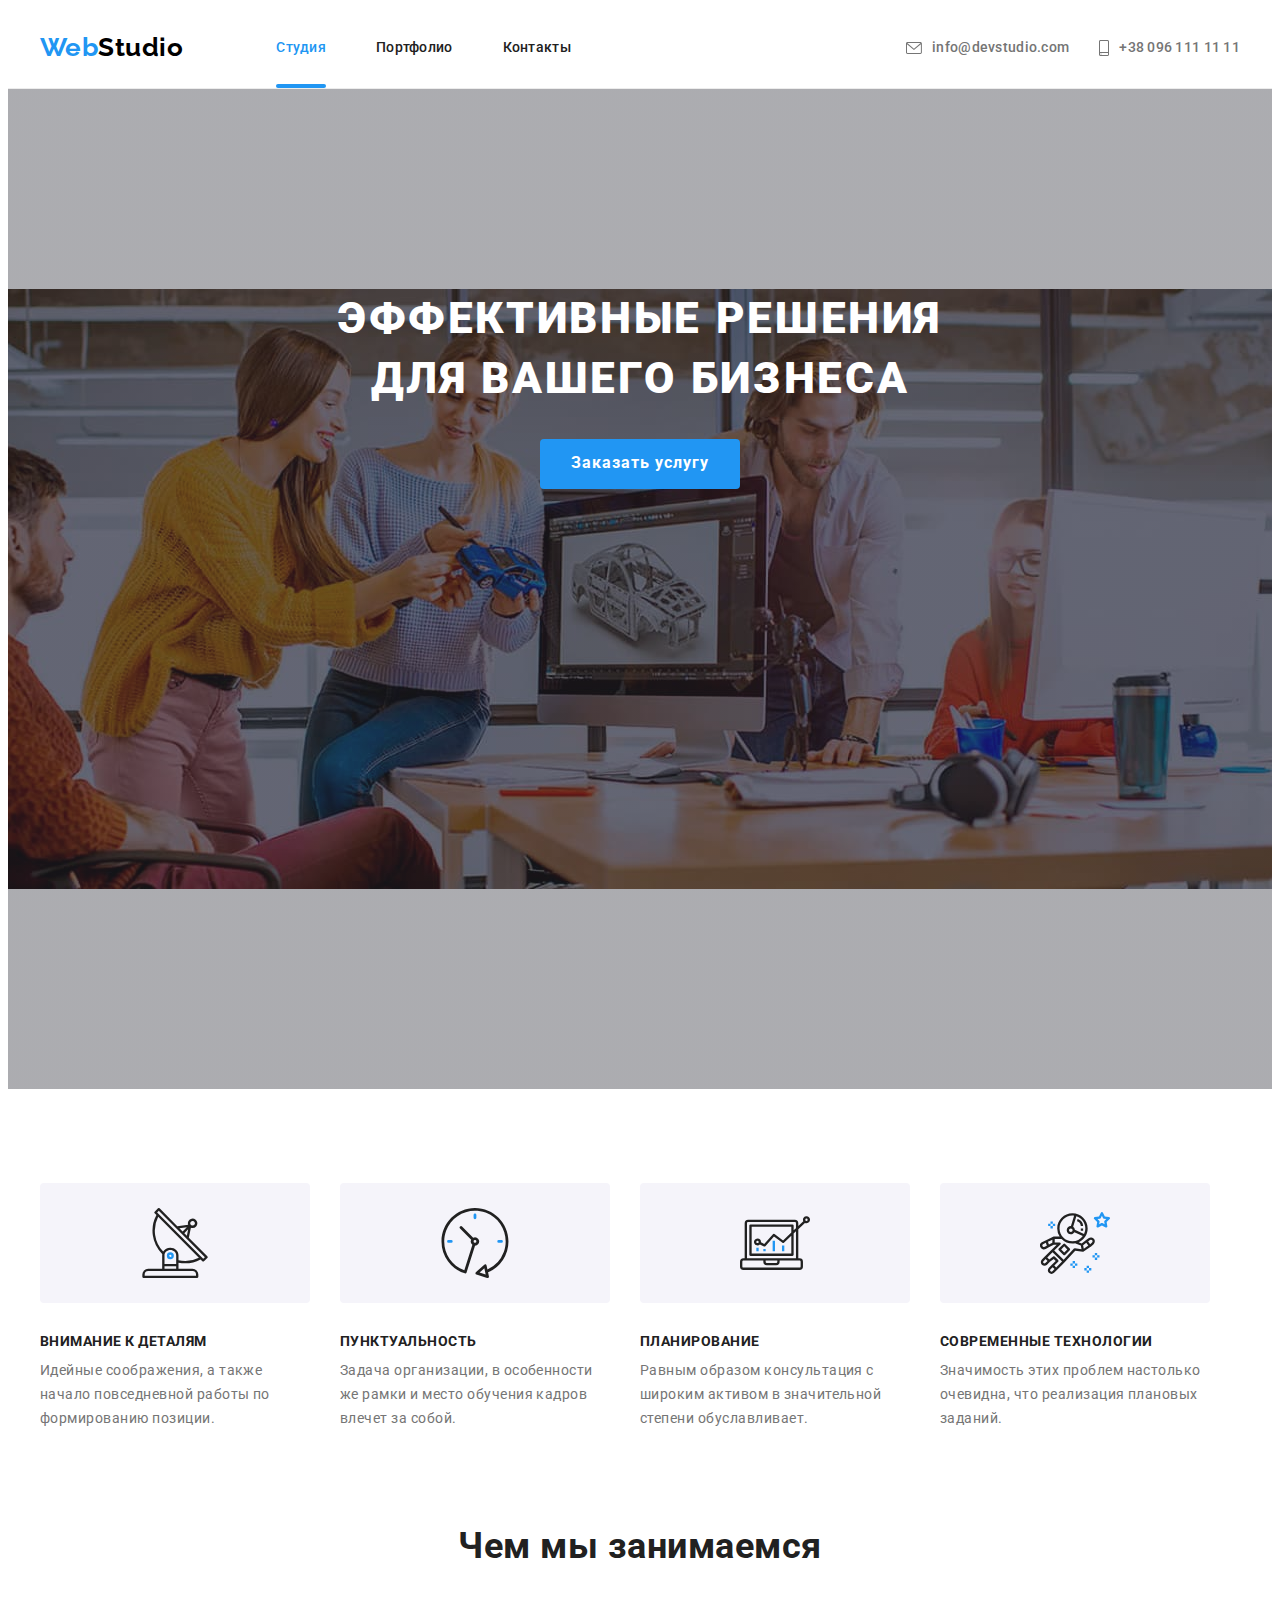
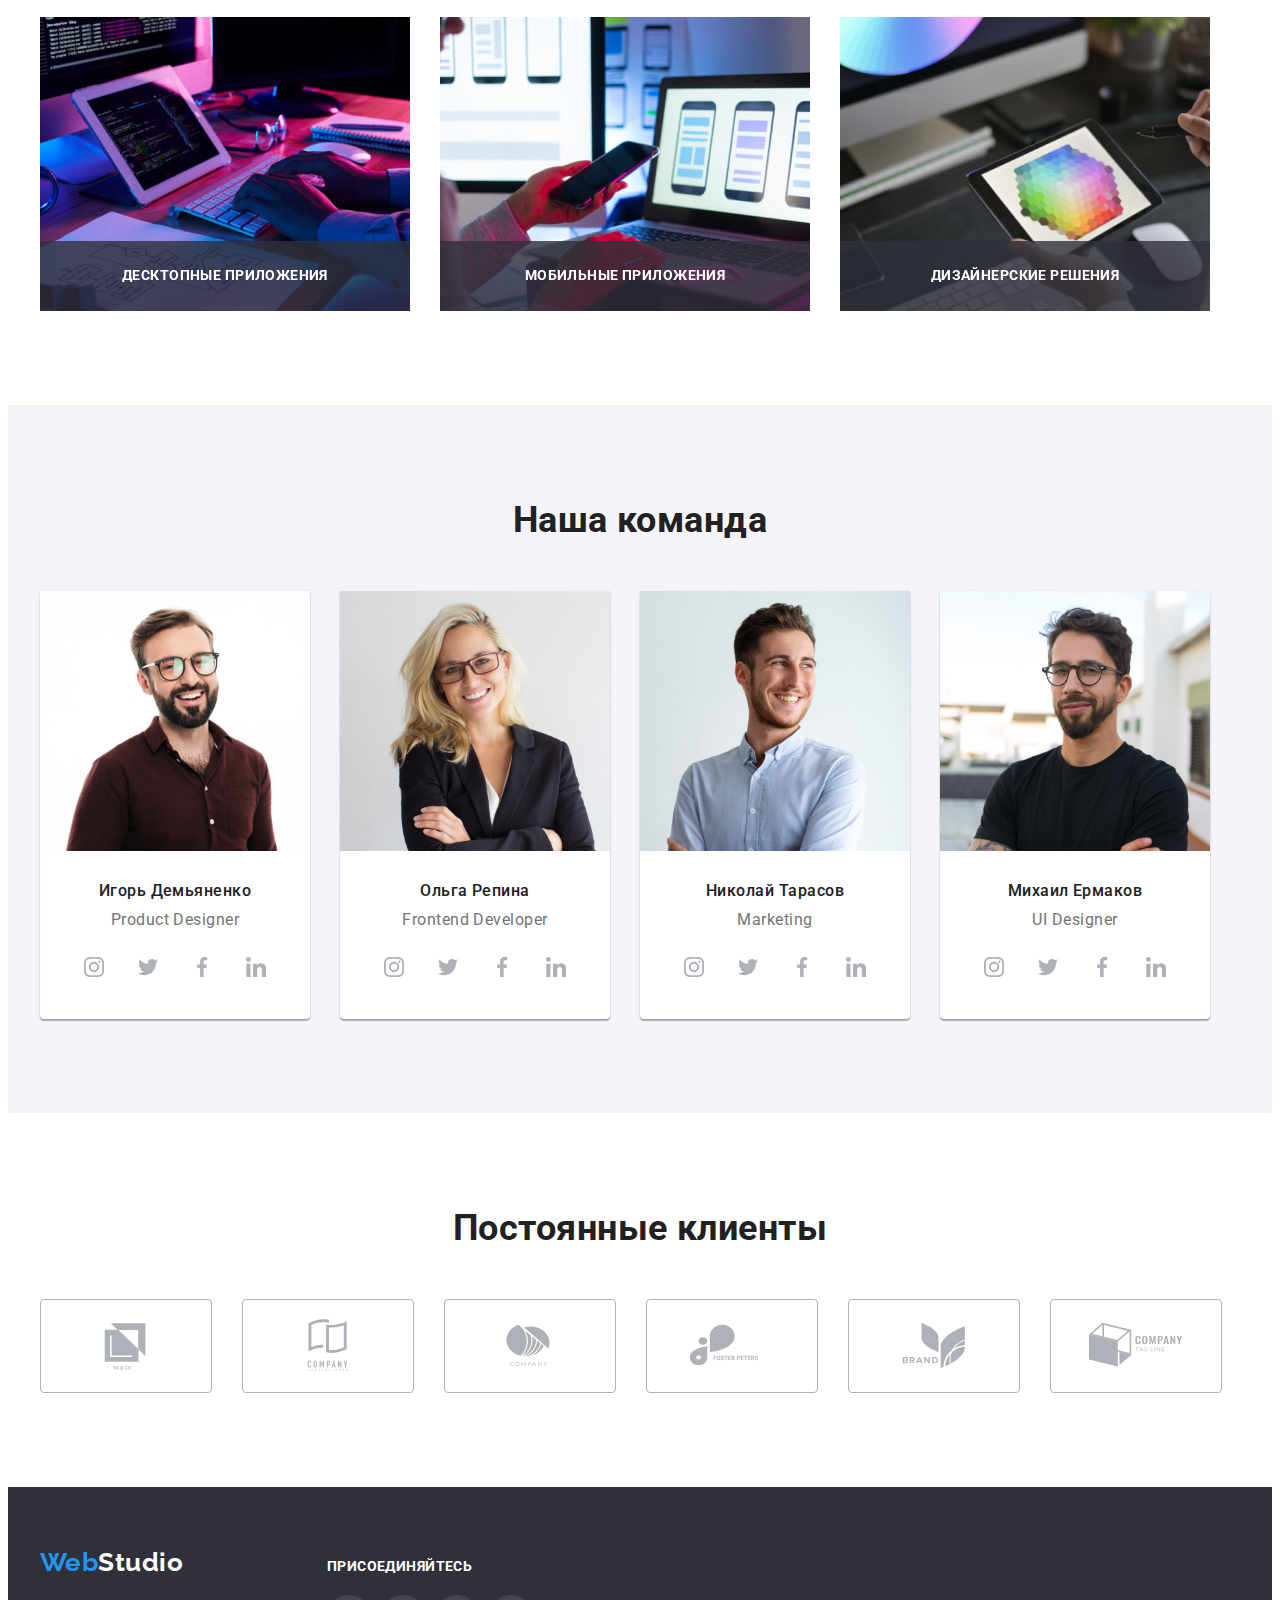
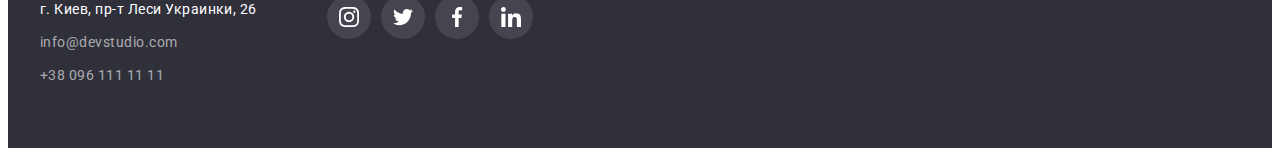
<file: index.html>
<!DOCTYPE html>
<html lang="ru">
  <head>
    <meta charset="UTF-8" />
    <meta http-equiv="X-UA-Compatible" content="IE=edge" />
    <meta name="viewport" content="width=device-width, initial-scale=1.0" />
    <title>WebStudio</title>
    <!-- Project fonts -->
    <link rel="preconnect" href="https://fonts.googleapis.com" />
    <link rel="preconnect" href="https://fonts.gstatic.com" crossorigin />
    <link
      href="https://fonts.googleapis.com/css2?family=Raleway:wght@700&family=Roboto:wght@400;500;700;900&display=swap"
      rel="stylesheet"
    />
    <!-- Normalize.css -->
    <link
      rel="stylesheet"
      href="https://cdnjs.cloudflare.com/ajax/libs/modern-normalize/1.1.0/modern-normalize.min.css"
      integrity="sha512-wpPYUAdjBVSE4KJnH1VR1HeZfpl1ub8YT/NKx4PuQ5NmX2tKuGu6U/JRp5y+Y8XG2tV+wKQpNHVUX03MfMFn9Q=="
      crossorigin="anonymous"
      referrerpolicy="no-referrer"
    />
    <!--  Custom styles -->
    <link rel="stylesheet" href="./css/styles.css" />
  </head>
  <body>
    <!-- Page header -->
    <header class="header">
      <div class="container header-container">
        <!-- Logo company-->
        <a class="logo link logo-header" href="./index.html" aria-label="Логотип сайта" lang="en"
          >Web<span class="logo-mode-dark">Studio</span></a
        >
        <!-- Main navigation -->
        <nav class="nav">
          <!-- Link navigation -->
          <ul class="nav-list list">
            <li class="nav-item">
              <a class="nav-link nav-link-current link" href="#">Студия</a>
            </li>
            <li class="nav-item">
              <a class="nav-link link" href="./portfolio.html">Портфолио</a>
            </li>
            <li class="nav-item">
              <a class="nav-link link" href="#">Контакты</a>
            </li>
          </ul>
        </nav>
        <!-- Contacts info in header-->
        <div class="contacts-header">
          <ul class="сontacts-list list">
            <li class="сontacts-item">
              <a class="сontacts-link link" href="mailto:info@devstudio.com">
                <svg class="icon-envelope" width="16" height="12">
                  <use href="./images/icons.svg#icon-envelope"></use>
                </svg>
                info@devstudio.com</a
              >
            </li>
            <li class="сontacts-item">
              <a class="сontacts-link link" href="tel:+380961111111">
                <svg class="icon-smartphone" width="10" height="16">
                  <use href="./images/icons.svg#icon-smartphone"></use>
                </svg>
                +38 096 111 11 11</a
              >
            </li>
          </ul>
        </div>
      </div>
    </header>
    <!-- Unique page content -->
    <main>
      <!-- Hero section -->
      <section class="hero">
        <div class="container">
          <h1 class="hero-title">Эффективные решения для вашего бизнеса</h1>
          <button class="hero-btn" type="button" data-modal-open>Заказать услугу</button>
        </div>
        <!-- Modal -->
        <div class="backdrop is-hidden" data-modal>
          <div class="modal">
            <button class="btn-modal" type="button" data-modal-close>
              <svg width="17" height="17">
                <use href="./images/icons.svg#icon-close"></use>
              </svg>
            </button>
          </div>
        </div>
      </section>

      <!-- Our Features section -->
      <section class="features">
        <div class="container features-container">
          <h2 class="features-title" hidden>Особенности</h2>
          <ul class="features-list list features-container">
            <li class="features-item">
              <div class="features-box">
                <svg width="70" height="70">
                  <use href="./images/icons.svg#icon-antenna"></use>
                </svg>
              </div>
              <h3 class="features-item-title">Внимание к деталям</h3>
              <p class="features-text">
                Идейные соображения, а также начало повседневной работы по формированию позиции.
              </p>
            </li>
            <li class="features-item">
              <div class="features-box">
                <svg width="70" height="70">
                  <use href="./images/icons.svg#icon-clock"></use>
                </svg>
              </div>
              <h3 class="features-item-title">Пунктуальность</h3>
              <p class="features-text">
                Задача организации, в особенности же рамки и место обучения кадров влечет за собой.
              </p>
            </li>
            <li class="features-item">
              <div class="features-box">
                <svg width="70" height="70">
                  <use href="./images/icons.svg#icon-diagram"></use>
                </svg>
              </div>
              <h3 class="features-item-title">Планирование</h3>
              <p class="features-text">
                Равным образом консультация с широким активом в значительной степени обуславливает.
              </p>
            </li>
            <li class="features-features">
              <div class="features-box">
                <svg width="70" height="70">
                  <use href="./images/icons.svg#icon-astronaut"></use>
                </svg>
              </div>
              <h3 class="features-item-title">Современные технологии</h3>
              <p class="features-text">
                Значимость этих проблем настолько очевидна, что реализация плановых заданий.
              </p>
            </li>
          </ul>
        </div>
      </section>

      <!-- What are we doing section -->
      <section class="services">
        <div class="container">
          <h2 class="services-title">Чем мы занимаемся</h2>
          <div class="services-container">
            <ul class="services-list list">
              <li class="services-item">
                <img
                  src="./images/about-us-section/box-1.jpg"
                  alt="Разработка сайта"
                  width="370"
                  height="294"
                />
                <p class="service-description">Десктопные приложения</p>
              </li>
              <li class="services-item">
                <img
                  src="./images/about-us-section/box-2.jpg"
                  alt="Разработка мобильных приложений"
                  width="370"
                  height="294"
                />
                <p class="service-description">Мобильные приложения</p>
              </li>
              <li class="services-item">
                <img
                  src="./images/about-us-section/box-3.jpg"
                  alt="Графический дизайн"
                  width="370"
                  height="294"
                />
                <p class="service-description">Дизайнерские решения</p>
              </li>
            </ul>
          </div>
        </div>
      </section>

      <!-- Our team section -->
      <section class="team">
        <div class="container">
          <h2 class="team-title">Наша команда</h2>
          <ul class="team-list list">
            <li class="team-item">
              <img
                src="./images/our-team-section/person-1.jpg"
                alt="Игорь Демьяненко"
                width="270"
                height="260"
              />
              <div class="team-group">
                <h3 class="team-subtitle">Игорь Демьяненко</h3>
                <p class="team-text">Product Designer</p>
                <ul class="team-social-list list">
                  <li class="team-social-item">
                    <a class="team-social-link link" href="#">
                      <svg class="team-social-icon" width="20px" height="20px">
                        <use href="./images/icons.svg#icon-instagram"></use>
                      </svg>
                    </a>
                  </li>
                  <li class="team-social-item">
                    <a class="team-social-link link" href="#">
                      <svg class="team-social-icon" width="20px" height="20px">
                        <use href="./images/icons.svg#icon-twitter"></use>
                      </svg>
                    </a>
                  </li>
                  <li class="team-social-item">
                    <a class="team-social-link link" href="#">
                      <svg class="team-social-icon" width="20px" height="20px">
                        <use href="./images/icons.svg#icon-facebook"></use>
                      </svg>
                    </a>
                  </li>
                  <li class="team-social-item">
                    <a class="team-social-link link" href="#">
                      <svg class="team-social-icon" width="20px" height="20px">
                        <use href="./images/icons.svg#icon-linkedin"></use>
                      </svg>
                    </a>
                  </li>
                </ul>
              </div>
            </li>
            <li class="team-item">
              <img
                src="./images/our-team-section/person-2.jpg"
                alt="Ольга Репина"
                width="270"
                height="260"
              />
              <div class="team-group">
                <h3 class="team-subtitle">Ольга Репина</h3>
                <p class="team-text">Frontend Developer</p>
                <ul class="team-social-list list">
                  <li class="team-social-item">
                    <a class="team-social-link link" href="#">
                      <svg class="team-social-icon" width="20px" height="20px">
                        <use href="./images/icons.svg#icon-instagram"></use>
                      </svg>
                    </a>
                  </li>
                  <li class="team-social-item">
                    <a class="team-social-link link" href="#">
                      <svg class="team-social-icon" width="20px" height="20px">
                        <use href="./images/icons.svg#icon-twitter"></use>
                      </svg>
                    </a>
                  </li>
                  <li class="team-social-item">
                    <a class="team-social-link link" href="#">
                      <svg class="team-social-icon" width="20px" height="20px">
                        <use href="./images/icons.svg#icon-facebook"></use>
                      </svg>
                    </a>
                  </li>
                  <li class="team-social-item">
                    <a class="team-social-link link" href="#">
                      <svg class="team-social-icon" width="20px" height="20px">
                        <use href="./images/icons.svg#icon-linkedin"></use>
                      </svg>
                    </a>
                  </li>
                </ul>
              </div>
            </li>
            <li class="team-item">
              <img
                src="./images/our-team-section/person-3.jpg"
                alt="Николай Тарасов"
                width="270"
                height="260"
              />
              <div class="team-group">
                <h3 class="team-subtitle">Николай Тарасов</h3>
                <p class="team-text">Marketing</p>
                <ul class="team-social-list list">
                  <li class="team-social-item">
                    <a class="team-social-link link" href="#">
                      <svg class="team-social-icon" width="20px" height="20px">
                        <use href="./images/icons.svg#icon-instagram"></use>
                      </svg>
                    </a>
                  </li>
                  <li class="team-social-item">
                    <a class="team-social-link link" href="#">
                      <svg class="team-social-icon" width="20px" height="20px">
                        <use href="./images/icons.svg#icon-twitter"></use>
                      </svg>
                    </a>
                  </li>
                  <li class="team-social-item">
                    <a class="team-social-link link" href="#">
                      <svg class="team-social-icon" width="20px" height="20px">
                        <use href="./images/icons.svg#icon-facebook"></use>
                      </svg>
                    </a>
                  </li>
                  <li class="team-social-item">
                    <a class="team-social-link link" href="#">
                      <svg class="team-social-icon" width="20px" height="20px">
                        <use href="./images/icons.svg#icon-linkedin"></use>
                      </svg>
                    </a>
                  </li>
                </ul>
              </div>
            </li>
            <li class="team-item">
              <img
                src="./images/our-team-section/person-4.jpg"
                alt="Михаил Ермаков"
                width="270"
                height="260"
              />
              <div class="team-group">
                <h3 class="team-subtitle">Михаил Ермаков</h3>
                <p class="team-text">UI Designer</p>
                <ul class="team-social-list list">
                  <li class="team-social-item">
                    <a class="team-social-link link" href="#">
                      <svg class="team-social-icon" width="20px" height="20px">
                        <use href="./images/icons.svg#icon-instagram"></use>
                      </svg>
                    </a>
                  </li>
                  <li class="team-social-item">
                    <a class="team-social-link link" href="#">
                      <svg class="team-social-icon" width="20px" height="20px">
                        <use href="./images/icons.svg#icon-twitter"></use>
                      </svg>
                    </a>
                  </li>
                  <li class="team-social-item">
                    <a class="team-social-link link" href="#">
                      <svg class="team-social-icon" width="20px" height="20px">
                        <use href="./images/icons.svg#icon-facebook"></use>
                      </svg>
                    </a>
                  </li>
                  <li class="team-social-item">
                    <a class="team-social-link link" href="#">
                      <svg class="team-social-icon" width="20px" height="20px">
                        <use href="./images/icons.svg#icon-linkedin"></use>
                      </svg>
                    </a>
                  </li>
                </ul>
              </div>
            </li>
          </ul>
        </div>
      </section>

      <!-- Our clients -->
      <section class="clients">
        <div class="container">
          <h2 class="clients-title">Постоянные клиенты</h2>
          <div class="clients-container">
            <ul class="clients-list list">
              <li class="clients-item">
                <a class="clients-link" href="#">
                  <svg class="client-icon" width="106" height="60">
                    <use href="./images/icons.svg#icon-client-1"></use>
                  </svg>
                </a>
              </li>
              <li class="clients-item">
                <a class="clients-link" href="#">
                  <svg class="client-icon" width="106" height="60">
                    <use href="./images/icons.svg#icon-client-2"></use>
                  </svg>
                </a>
              </li>
              <li class="clients-item">
                <a class="clients-link" href="#">
                  <svg class="client-icon" width="106" height="60">
                    <use href="./images/icons.svg#icon-client-3"></use>
                  </svg>
                </a>
              </li>
              <li class="clients-item">
                <a class="clients-link" href="#">
                  <svg class="client-icon" width="106" height="60">
                    <use href="./images/icons.svg#icon-client-4"></use>
                  </svg>
                </a>
              </li>
              <li class="clients-item">
                <a class="clients-link" href="#">
                  <svg class="client-icon" width="106" height="60">
                    <use href="./images/icons.svg#icon-client-5"></use>
                  </svg>
                </a>
              </li>
              <li class="clients-item">
                <a class="clients-link" href="#">
                  <svg class="client-icon" width="106" height="60">
                    <use href="./images/icons.svg#icon-client-6"></use>
                  </svg>
                </a>
              </li>
            </ul>
          </div>
        </div>
      </section>
    </main>
    <!-- Page footer -->
    <footer class="footer">
      <div class="container footer-container">
        <div class="logo-box">
          <a class="logo link logo-footer" href="./index.html" aria-label="Логотип сайта" lang="en"
            >Web<span class="logo-mode-light">Studio</span></a
          >
          <address class="address">
            <p class="address-text">г. Киев, пр-т Леси Украинки, 26</p>
            <a class="address-link link" href="mailto:info@devstudio.com">info@devstudio.com</a>
            <a class="address-link link" href="tel:+380961111111">+38 096 111 11 11</a>
          </address>
        </div>
        <div class="join-box">
          <h3 class="join-title">Присоединяйтесь</h3>
          <ul class="join-list list">
            <li class="join-item">
              <a class="join-link link" href="#">
                <svg class="join-icon" width="20px" height="20px">
                  <use href="./images/icons.svg#icon-instagram"></use>
                </svg>
              </a>
            </li>
            <li class="join-item">
              <a class="join-link link" href="#">
                <svg class="join-icon" width="20px" height="20px">
                  <use href="./images/icons.svg#icon-twitter"></use>
                </svg>
              </a>
            </li>
            <li class="join-item">
              <a class="join-link link" href="#">
                <svg class="team-social-icon" width="20px" height="20px">
                  <use href="./images/icons.svg#icon-facebook"></use>
                </svg>
              </a>
            </li>
            <li class="join-item">
              <a class="join-link link" href="#">
                <svg class="join-icon" width="20px" height="20px">
                  <use href="./images/icons.svg#icon-linkedin"></use>
                </svg>
              </a>
            </li>
          </ul>
        </div>
      </div>
    </footer>
    <script src="./js/modal.js"></script>
  </body>
</html>
</file>
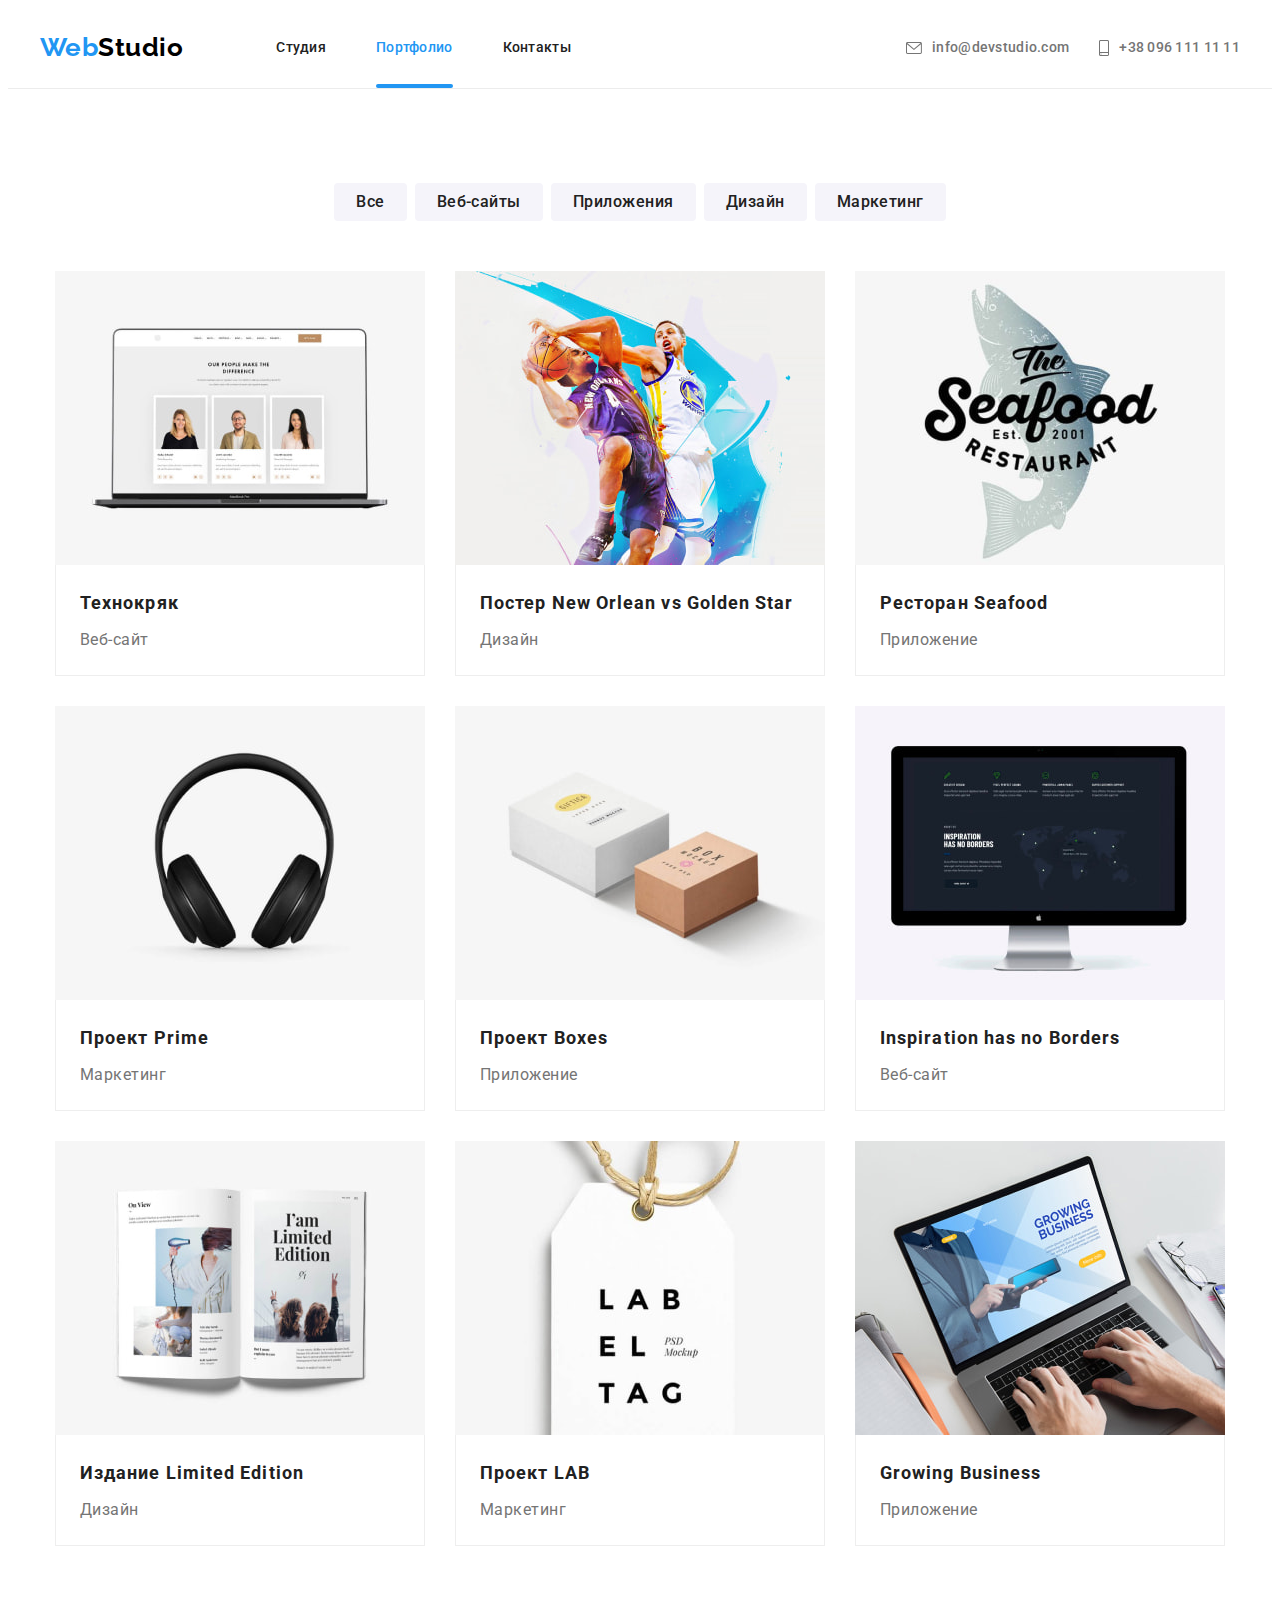
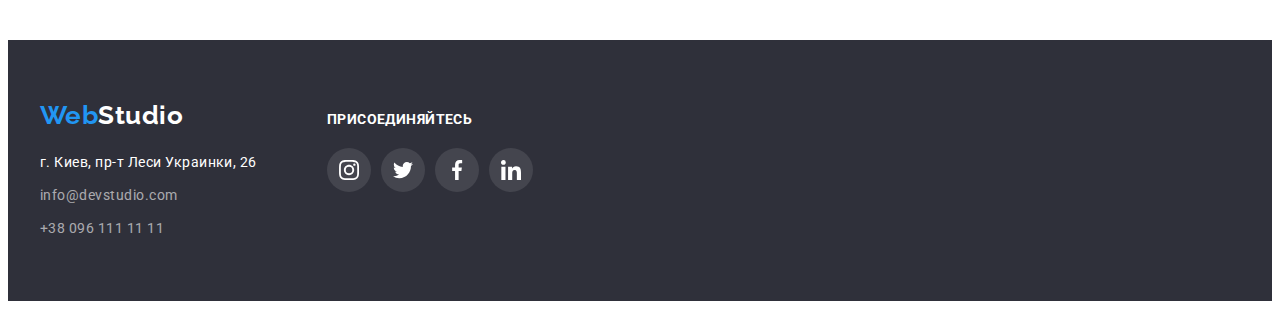
<file: portfolio.html>
<!DOCTYPE html>
<html lang="ru">
  <head>
    <meta charset="UTF-8" />
    <meta http-equiv="X-UA-Compatible" content="IE=edge" />
    <meta name="viewport" content="width=device-width, initial-scale=1.0" />
    <title>Portfolio</title>
    <!-- Project fonts -->
    <link rel="preconnect" href="https://fonts.googleapis.com" />
    <link rel="preconnect" href="https://fonts.gstatic.com" crossorigin />
    <link
      href="https://fonts.googleapis.com/css2?family=Raleway:wght@700&family=Roboto:wght@400;500;700;900&display=swap"
      rel="stylesheet"
    />
    <!-- Normalize.css -->
    <link
      rel="stylesheet"
      href="https://cdnjs.cloudflare.com/ajax/libs/modern-normalize/1.1.0/modern-normalize.min.css"
      integrity="sha512-wpPYUAdjBVSE4KJnH1VR1HeZfpl1ub8YT/NKx4PuQ5NmX2tKuGu6U/JRp5y+Y8XG2tV+wKQpNHVUX03MfMFn9Q=="
      crossorigin="anonymous"
      referrerpolicy="no-referrer"
    />
    <!--  Custom styles -->
    <link rel="stylesheet" href="./css/styles.css" />
  </head>
  <body>
    <!-- Page header -->
    <header class="header">
      <div class="container header-container">
        <!-- Logo company-->
        <a class="logo link logo-header" href="./index.html" aria-label="Логотип сайта" lang="en"
          >Web<span class="logo-mode-dark">Studio</span></a
        >
        <!-- Main navigation -->
        <nav class="nav">
          <!-- Link navigation -->
          <ul class="nav-list list">
            <li class="nav-item">
              <a class="nav-link link" href="./index.html">Студия</a>
            </li>
            <li class="nav-item">
              <a class="nav-link nav-link-current link" href="./portfolio.html">Портфолио</a>
            </li>
            <li class="nav-item">
              <a class="nav-link link" href="#">Контакты</a>
            </li>
          </ul>
        </nav>
        <!-- Contacts info in header-->
        <div class="contacts-header">
          <ul class="сontacts-list list">
            <li class="сontacts-item">
              <a class="сontacts-link link" href="mailto:info@devstudio.com">
                <svg class="icon-envelope" width="16" height="12">
                  <use href="./images/icons.svg#icon-envelope"></use>
                </svg>
                info@devstudio.com</a
              >
            </li>
            <li class="сontacts-item">
              <a class="сontacts-link link" href="tel:+380961111111">
                <svg class="icon-smartphone" width="10" height="16">
                  <use href="./images/icons.svg#icon-smartphone"></use>
                </svg>
                +38 096 111 11 11</a
              >
            </li>
          </ul>
        </div>
      </div>
    </header>
    <!-- Unique page content -->
    <main>
      <!-- Our projects section -->
      <!-- Button -->
      <section class="btn-filter">
        <div class="container">
          <h1 class="btn-title" hidden>Наши проекты</h1>
          <ul class="btn-list list">
            <li class="btn-item">
              <button class="btn-description" type="button">Все</button>
            </li>
            <li class="btn-item">
              <button class="btn-description" type="button">Веб-сайты</button>
            </li>
            <li class="btn-item">
              <button class="btn-description" type="button">Приложения</button>
            </li>
            <li class="btn-item">
              <button class="btn-description" type="button">Дизайн</button>
            </li>
            <li class="btn-item">
              <button class="btn-description" type="button">Маркетинг</button>
            </li>
          </ul>

          <!-- Gallery -->
          <ul class="gallery-list list">
            <li class="gallery-item">
              <a class="gallery-link link" href="#">
                <div class="gallery-img-box">
                  <img
                    src="./images/our-projects-section/projects-1.jpg"
                    alt="Интерфейс сайта"
                    width="370"
                    height="294"
                  />
                  <p class="gallery-description">
                    Ресурс предлагает комплексные предложения с разным уровнем функционала и
                    сервисов. Все это позволит посетителю получить исчерпывающие сведения о компании
                    или частном лице.
                  </p>
                </div>
                <div class="gallery-group">
                  <h2 class="gallery-title">Технокряк</h2>
                  <p class="gallery-text">Веб-сайт</p>
                </div>
              </a>
            </li>
            <li class="gallery-item">
              <a class="gallery-link link" href="#">
                <div class="gallery-img-box">
                  <img
                    src="./images/our-projects-section/projects-2.jpg"
                    alt="Баскетболисты"
                    width="370"
                    height="294"
                  />
                  <p class="gallery-description">
                    Ресурс предлагает комплексные предложения с разным уровнем функционала и
                    сервисов. Все это позволит посетителю получить исчерпывающие сведения о компании
                    или частном лице.
                  </p>
                </div>
                <div class="gallery-group">
                  <h2 class="gallery-title">Постер New Orlean vs Golden Star</h2>
                  <p class="gallery-text">Дизайн</p>
                </div>
              </a>
            </li>
            <li class="gallery-item">
              <a class="gallery-link link" href="#">
                <div class="gallery-img-box">
                  <img
                    src="./images/our-projects-section/projects-3.jpg"
                    alt="Интерфейс приложения"
                    width="370"
                    height="294"
                  />
                  <p class="gallery-description">
                    Ресурс предлагает комплексные предложения с разным уровнем функционала и
                    сервисов. Все это позволит посетителю получить исчерпывающие сведения о компании
                    или частном лице.
                  </p>
                </div>
                <div class="gallery-group">
                  <h2 class="gallery-title">Ресторан Seafood</h2>
                  <p class="gallery-text">Приложение</p>
                </div>
              </a>
            </li>
            <li class="gallery-item">
              <a class="gallery-link link" href="#">
                <div class="gallery-img-box">
                  <img
                    src="./images/our-projects-section/projects-4.jpg"
                    alt="Наушники"
                    width="370"
                    height="294"
                  />
                  <p class="gallery-description">
                    Ресурс предлагает комплексные предложения с разным уровнем функционала и
                    сервисов. Все это позволит посетителю получить исчерпывающие сведения о компании
                    или частном лице.
                  </p>
                </div>
                <div class="gallery-group">
                  <h2 class="gallery-title">Проект Prime</h2>
                  <p class="gallery-text">Маркетинг</p>
                </div>
              </a>
            </li>
            <li class="gallery-item">
              <a class="gallery-link link" href="#">
                <div class="gallery-img-box">
                  <img
                    src="./images/our-projects-section/projects-5.jpg"
                    alt="Коробки"
                    width="370"
                    height="294"
                  />
                  <p class="gallery-description">
                    Ресурс предлагает комплексные предложения с разным уровнем функционала и
                    сервисов. Все это позволит посетителю получить исчерпывающие сведения о компании
                    или частном лице.
                  </p>
                </div>
                <div class="gallery-group">
                  <h2 class="gallery-title">Проект Boxes</h2>
                  <p class="gallery-text">Приложение</p>
                </div>
              </a>
            </li>
            <li class="gallery-item">
              <a class="gallery-link link" href="#">
                <div class="gallery-img-box">
                  <img
                    src="./images/our-projects-section/projects-6.jpg"
                    alt="Интерфейс сайта"
                    width="370"
                    height="294"
                  />
                  <p class="gallery-description">
                    Ресурс предлагает комплексные предложения с разным уровнем функционала и
                    сервисов. Все это позволит посетителю получить исчерпывающие сведения о компании
                    или частном лице.
                  </p>
                </div>
                <div class="gallery-group">
                  <h2 class="gallery-title">Inspiration has no Borders</h2>
                  <p class="gallery-text">Веб-сайт</p>
                </div>
              </a>
            </li>
            <li class="gallery-item">
              <a class="gallery-link link" href="#">
                <div class="gallery-img-box">
                  <img
                    src="./images/our-projects-section/projects-7.jpg"
                    alt="Журнал"
                    width="370"
                    height="294"
                  />
                  <p class="gallery-description">
                    Ресурс предлагает комплексные предложения с разным уровнем функционала и
                    сервисов. Все это позволит посетителю получить исчерпывающие сведения о компании
                    или частном лице.
                  </p>
                </div>
                <div class="gallery-group">
                  <h2 class="gallery-title">Издание Limited Edition</h2>
                  <p class="gallery-text">Дизайн</p>
                </div>
              </a>
            </li>
            <li class="gallery-item">
              <a class="gallery-link link" href="#">
                <div class="gallery-img-box">
                  <img
                    src="./images/our-projects-section/projects-8.jpg"
                    alt="Бирка"
                    width="370"
                    height="294"
                  />
                  <p class="gallery-description">
                    Ресурс предлагает комплексные предложения с разным уровнем функционала и
                    сервисов. Все это позволит посетителю получить исчерпывающие сведения о компании
                    или частном лице.
                  </p>
                </div>
                <div class="gallery-group">
                  <h2 class="gallery-title">Проект LAB</h2>
                  <p class="gallery-text">Маркетинг</p>
                </div>
              </a>
            </li>
            <li class="gallery-item">
              <a class="gallery-link link" href="#">
                <div class="gallery-img-box">
                  <img
                    src="./images/our-projects-section/projects-9.jpg"
                    alt="Ноутбук"
                    width="370"
                    height="294"
                  />
                  <p class="gallery-description">
                    Ресурс предлагает комплексные предложения с разным уровнем функционала и
                    сервисов. Все это позволит посетителю получить исчерпывающие сведения о компании
                    или частном лице.
                  </p>
                </div>
                <div class="gallery-group">
                  <h2 class="gallery-title">Growing Business</h2>
                  <p class="gallery-text">Приложение</p>
                </div>
              </a>
            </li>
          </ul>
        </div>
      </section>
    </main>
    <!-- Page footer -->
    <footer class="footer">
      <div class="container footer-container">
        <div class="logo-box">
          <a class="logo link logo-footer" href="./index.html" aria-label="Логотип сайта" lang="en"
            >Web<span class="logo-mode-light">Studio</span></a
          >
          <address class="address">
            <p class="address-text">г. Киев, пр-т Леси Украинки, 26</p>
            <a class="address-link link" href="mailto:info@devstudio.com">info@devstudio.com</a>
            <a class="address-link link" href="tel:+380961111111">+38 096 111 11 11</a>
          </address>
        </div>
        <div class="join-box">
          <h3 class="join-title">Присоединяйтесь</h3>
          <ul class="join-list list">
            <li class="join-item">
              <a class="join-link link" href="#">
                <svg class="join-icon" width="20px" height="20px">
                  <use href="./images/icons.svg#icon-instagram"></use>
                </svg>
              </a>
            </li>
            <li class="join-item">
              <a class="join-link link" href="#">
                <svg class="join-icon" width="20px" height="20px">
                  <use href="./images/icons.svg#icon-twitter"></use>
                </svg>
              </a>
            </li>
            <li class="join-item">
              <a class="join-link link" href="#">
                <svg class="team-social-icon" width="20px" height="20px">
                  <use href="./images/icons.svg#icon-facebook"></use>
                </svg>
              </a>
            </li>
            <li class="join-item">
              <a class="join-link link" href="#">
                <svg class="join-icon" width="20px" height="20px">
                  <use href="./images/icons.svg#icon-linkedin"></use>
                </svg>
              </a>
            </li>
          </ul>
        </div>
      </div>
    </footer>
  </body>
</html>
</file>
<file: css/styles.css>
:root {
  --main-font: 'Roboto', sans-serif;
  --secondary-font: 'Raleway', sans-serif;

  /* Text colors */
  --accent-cl: #2196f3;
  --main-txt-cl: #757575;
  --secondary-txt-cl: #212121;
  --third-txt-cl: #ffffff;
  --hero-btn: #188ce8;

  /* Bacground colors */
  --main-bg-cl: #ffffff;
  --secondary-bg-cl: #f5f4fa;
  --dark-bg-cl: #2f303a;
  --header-border-cl: #ececec;
  --gallery-item-border-cl: #eeeeee;
  --main-icon-cl: #afb1b8;
  --header-border-cl-currenn: #000000;
  --backdrop: rgba(0, 0, 0, 0.2);
  --modal-btn-bg: rgba(0, 0, 0, 0.1);
}

body {
  font-family: var(--main-font), sans-serif;
  font-size: 16px;
  letter-spacing: 0.03em;
  color: var(--main-txt-cl);
}

h1,
h2,
h3,
h4,
h5,
h6,
p {
  margin: 0;
}

ul,
ol {
  padding: 0;
  margin: 0;
}

img {
  display: block;
  max-width: 100%;
  height: auto;
}

.link {
  text-decoration: none;
  color: currentColor;

  transition-property: color;
  transition-duration: 250ms;
  transition-timing-function: cubic-bezier(0.4, 0, 0.2, 1);
}

.link:hover,
.link:focus {
  color: var(--accent-cl);
}

.list {
  list-style: none;
}

.services-title,
.team-title,
.clients-title {
  font-weight: 700;
  font-size: 36px;
  line-height: 1.17;
  text-align: center;
  color: var(--secondary-txt-cl);
}

.container {
  width: 1200px;
  padding-left: 15px;
  padding-right: 15px;
  margin-left: auto;
  margin-right: auto;
}

/* Page header */
.header {
  background-color: var(--main-bg-cl);
  border-bottom: 1px solid var(--header-border-cl);
}

.header-container {
  display: flex;
  align-items: center;
}
/* Header main navigation */
.logo {
  font-family: var(--secondary-font);
  font-weight: 700;
  font-size: 26px;
  line-height: 1.2;

  color: var(--accent-cl);
}

.logo-header {
  margin-right: 93px;
}

.logo .logo-mode-dark {
  color: #000000;
}
.logo .logo-mode-light {
  color: #ffffff;
}

.nav-list {
  display: flex;
  align-items: center;
}
.nav-item {
  margin-right: 50px;
}

.nav-item:last-child {
  margin-right: 0;
}

.nav-link,
.сontacts-link {
  display: block;
  padding-top: 32px;
  padding-bottom: 32px;

  font-weight: 500;
  font-size: 14px;
  line-height: 1.14;
  letter-spacing: 0.02em;
}

.nav-link {
  position: relative;

  color: var(--secondary-txt-cl);
}

.nav-link-current::after {
  position: absolute;
  bottom: 0;
  left: 0;

  content: '';
  display: block;
  width: 100%;
  height: 4px;

  background: var(--accent-cl);
  border-radius: 2px;
}

.сontacts-link {
  display: flex;
  align-items: center;

  color: var(--main-txt-cl);
}

.nav-item > .nav-link-current {
  color: var(--accent-cl);
}

.contacts-header {
  display: flex;
  align-items: center;
  margin-left: auto;
}

.сontacts-list {
  display: flex;
  align-items: center;
}

.сontacts-item {
  margin-right: 30px;
}

.сontacts-item:last-child {
  margin-right: 0;
}

.icon-envelope,
.icon-smartphone {
  margin-right: 10px;
  fill: currentColor;
}

/* Hero section */
.hero {
  max-width: 1600px;
  height: 600px;
  margin-left: auto;
  margin-right: auto;
  padding-top: 200px;
  padding-bottom: 200px;

  text-align: center;

  background-image: linear-gradient(to right, rgba(47, 48, 58, 0.4), rgba(47, 48, 58, 0.4)),
    url('../images/hero-section/hero-bg.jpg');
  background-repeat: no-repeat;
  background-position: center;
}

.hero-title {
  align-items: center;
  width: 696px;
  margin-left: auto;
  margin-right: auto;
  margin-bottom: 30px;

  font-weight: 900;
  font-size: 44px;
  line-height: 1.36;
  text-align: center;
  letter-spacing: 0.06em;
  text-transform: uppercase;

  color: var(--third-txt-cl);
}

.hero-btn {
  width: 200px;
  height: 50px;

  font-family: inherit;
  font-weight: 700;
  font-size: 16px;
  line-height: 1.9;
  align-items: center;
  text-align: center;
  letter-spacing: 0.06em;

  color: var(--third-txt-cl);
  background-color: var(--accent-cl);
  border: none;
  border-radius: 4px;

  transition-property: color, background-color;
  transition-duration: 250ms;
  transition-timing-function: cubic-bezier(0.4, 0, 0.2, 1);
}

.hero-btn:hover,
.hero-btn:focus {
  color: var(--main-bg-cl);
  background-color: var(--hero-btn);
}

.backdrop {
  position: fixed;
  top: 0;
  left: 0;

  width: 100%;
  height: 100%;

  background-color: var(--backdrop);

  transition: all 800ms ease 0ms;
}

.backdrop.is-hidden {
  opacity: 0;
  pointer-events: none;
}

.modal {
  position: absolute;
  top: 50%;
  left: 50%;
  width: 528px;
  height: 581px;

  background-color: var(--main-bg-cl);

  transform: translate(-50%, -50%);
}

.btn-modal {
  position: absolute;
  top: 8px;
  right: 8px;

  display: flex;
  align-items: center;
  width: 30px;
  height: 30px;

  background: var(--main-bg-cl);
  border: 1px solid var(--modal-btn-bg);
  border-radius: 50%;
}

/* Our Features section and What are we doing section*/
.features-container,
.services-container {
  display: flex;
  align-items: center;
  margin-left: auto;
}

.features-item {
  margin-right: 30px;
  width: 270px;
}

.features-item:last-child {
  margin-right: 0;
}

.features,
.services {
  background-color: var(--main-bg-cl);
}

.features {
  padding-top: 94px;
  padding-bottom: 94px;
}

.features-item-title {
  margin-bottom: 10px;
  font-weight: 700;
  font-size: 14px;
  line-height: 16px;
  text-transform: uppercase;
  color: var(--secondary-txt-cl);
}
.features-text {
  font-weight: 400;
  font-size: 14px;
  line-height: 1.71;
  color: var(--main-txt-cl);
}

.features-box {
  display: flex;
  width: 270px;
  height: 120px;
  background-color: var(--secondary-bg-cl);
  align-items: center;
  justify-content: center;
  border-radius: 4px;
  margin-bottom: 30px;
}

.services {
  padding-bottom: 94px;
}

.services-title {
  margin-bottom: 50px;
}

.services-list {
  display: flex;
  align-items: center;
}

.services-item {
  position: relative;
  margin-right: 30px;
}

.services-item:last-child {
  margin-right: 0;
}

.service-description {
  position: absolute;
  bottom: 0;
  left: 0;

  display: block;
  width: 100%;
  padding-top: 27px;
  padding-bottom: 27px;

  font-weight: 700;
  font-size: 14px;
  line-height: 1.14;
  text-align: center;
  letter-spacing: 0.03em;
  text-transform: uppercase;
  color: var(--third-txt-cl);
  background-image: linear-gradient(to right, rgba(47, 48, 58, 0.8), rgba(47, 48, 58, 0.8));
}

/* Our team section */
.team {
  padding-top: 94px;
  padding-bottom: 94px;
  background-color: var(--secondary-bg-cl);
}

.team-title {
  margin-bottom: 50px;
}

.team-list {
  display: flex;
  align-items: center;
}

.team-item {
  margin-right: 30px;
  background-color: var(--main-bg-cl);
  box-shadow: 0px 1px 3px rgba(0, 0, 0, 0.12), 0px 1px 1px rgba(0, 0, 0, 0.14),
    0px 2px 1px rgba(0, 0, 0, 0.2);
  border-radius: 0px 0px 4px 4px;
}

.team-item:last-child {
  margin-right: 0;
}

.team-group {
  padding-top: 30px;
  padding-bottom: 30px;
  display: flex;
  flex-direction: column;
  width: 270px;
  align-items: center;
}

.team-subtitle {
  margin-bottom: 10px;
  font-weight: 500;
  font-size: 16px;
  line-height: 1.19;
  text-align: center;
  color: var(--secondary-txt-cl);
}

.team-text {
  font-weight: 400;
  font-size: 16px;
  line-height: 1.19;
  text-align: center;
  color: var(--main-txt-cl);
  margin-bottom: 16px;
}

.team-social-list {
  display: flex;
}

.team-social-item {
  display: flex;
  margin-right: 10px;
}

.team-social-item:last-child {
  margin-right: 0;
}

.team-social-link {
  display: flex;
  align-items: center;
  justify-content: center;
  width: 44px;
  height: 44px;

  fill: var(--main-icon-cl);
  border-radius: 50%;

  transition-property: background-color, fill;
  transition-duration: 250ms;
  transition-timing-function: cubic-bezier(0.4, 0, 0.2, 1);
}

.team-social-link:hover,
.team-social-link:focus {
  background-color: var(--accent-cl);
  fill: var(--main-bg-cl);
}

/* Our clients */
.clients {
  padding-top: 94px;
  padding-bottom: 94px;
}

.clients-title {
  margin-bottom: 50px;
}

.clients-list {
  display: flex;
}

.clients-item {
  display: flex;
  margin-right: 30px;
}

.clients-item:last-child {
  margin-right: 0;
}

.clients-link {
  display: flex;
  align-items: center;
  justify-content: center;
  width: 170px;
  height: 92px;

  border: solid 1px var(--main-icon-cl);
  fill: var(--main-icon-cl);
  border-radius: 4px;

  transition-property: border, fill;
  transition-duration: 250ms;
  transition-timing-function: cubic-bezier(0.4, 0, 0.2, 1);
}

.clients-link:hover,
.clients-link:focus {
  border: solid 1px var(--accent-cl);
  fill: var(--accent-cl);
}

/* Page footer */
.footer {
  padding-top: 60px;
  padding-bottom: 60px;
  background-color: var(--dark-bg-cl);
  box-sizing: border-box;
}

.footer-container {
  display: flex;
  justify-content: flex-start;
  align-items: baseline;
}

.logo-box {
  margin-right: 70px;
  display: flex;
  flex-direction: column;
}

.logo-footer {
  margin-bottom: 20px;
}

.address {
  font-style: normal;
  display: flex;
  flex-direction: column;
}

.address-text {
  margin-bottom: 9px;
  font-weight: 400;
  font-size: 14px;
  line-height: 1.71;
  color: var(--main-bg-cl);
}

.address-link {
  margin-bottom: 9px;
  flex-wrap: wrap;
  font-weight: 400;
  font-size: 14px;
  line-height: 1.71;
  color: rgba(255, 255, 255, 0.6);
}

.address-link:last-child {
  margin-bottom: 0;
}

.join-box {
  display: flex;
  flex-direction: column;
}

.join-title {
  display: flex;
  margin-bottom: 20px;
  font-weight: 700;
  font-size: 14px;
  line-height: 1.14;
  letter-spacing: 0.03em;
  text-transform: uppercase;
  color: var(--third-txt-cl);
}

.join-list {
  display: flex;
}

.join-item {
  display: flex;
  margin-right: 10px;
}

.join-item:last-child {
  margin-right: 0;
}

.join-link {
  display: flex;
  align-items: center;
  justify-content: center;
  width: 44px;
  height: 44px;

  fill: var(--main-bg-cl);
  border-radius: 50%;
  background: rgba(255, 255, 255, 0.1);

  transition-property: background-color, fill;
  transition-duration: 250ms;
  transition-timing-function: cubic-bezier(0.4, 0, 0.2, 1);
}

.join-link:hover,
.join-link:focus {
  background-color: var(--accent-cl);
  fill: var(--main-bg-cl);
}

/* Portfolio page */
/* Button */
.btn-filter {
  padding-top: 94px;
  padding-bottom: 94px;
}

.btn-filter,
.btn-list,
.gallery-list {
  display: flex;
  align-items: center;
  justify-content: center;
}

.btn-item {
  margin-right: 8px;
}
.btn-item:last-child {
  margin-right: 0;
}

.btn-list {
  margin-bottom: 50px;
}

.btn-description {
  padding: 6px 22px;

  font-family: inherit;
  font-style: normal;
  font-weight: 500;
  font-size: 16px;
  line-height: 1.62;
  text-align: center;
  letter-spacing: 0.03em;
  color: var(--secondary-txt-cl);

  background-color: var(--secondary-bg-cl);
  border: none;
  border-radius: 4px;

  transition-property: color, background-color, box-shadow;
  transition-duration: 250ms;
  transition-timing-function: cubic-bezier(0.4, 0, 0.2, 1);
}

.btn-description:hover,
.btn-description:focus {
  color: var(--third-txt-cl);
  background-color: var(--accent-cl);
  box-shadow: 0px 4px 4px rgba(0, 0, 0, 0.25);
}

/* Gallery */

.gallery-list {
  display: flex;
  flex-wrap: wrap;
}

.gallery-item {
  display: flex;
  margin-right: 30px;
  margin-bottom: 30px;
}

.gallery-item:nth-child(3n) {
  margin-right: 0;
}
.gallery-item:nth-last-child(-n + 3) {
  margin-bottom: 0;
}

.gallery-link {
  width: 370px;

  transition-property: box-shadow;
  transition-duration: 250ms;
  transition-timing-function: cubic-bezier(0.4, 0, 0.2, 1);
}

.gallery-link:hover,
.gallery-link:focus {
  box-shadow: 0px 4px 4px rgba(0, 0, 0, 0.25);
}

.gallery-img-box {
  position: relative;
  overflow: hidden;
}

.gallery-description {
  position: absolute;
  top: 0;
  left: 0;

  display: block;
  width: 100%;
  padding: 63px 24px;

  font-weight: 400;
  font-size: 18px;
  line-height: 1.56;

  color: var(--third-txt-cl);
  background-image: linear-gradient(to right, rgba(33, 150, 243, 0.9), rgba(33, 150, 243, 0.9));

  transform: translateY(100%);

  transition-property: transform;
  transition-duration: 250ms;
  transition-timing-function: cubic-bezier(0.4, 0, 0.2, 1);
}

.gallery-link:hover .gallery-description,
.gallery-link:focus .gallery-description {
  transform: translateY(0);
}

.gallery-title {
  margin-bottom: 4px;
  font-weight: 700;
  font-size: 18px;
  line-height: 2;
  letter-spacing: 0.06em;
  color: var(--secondary-txt-cl);
}

.gallery-text {
  font-weight: 400;
  font-size: 16px;
  line-height: 1.88;
  color: var(--main-txt-cl);
}

.gallery-group {
  padding: 20px 24px;
  border-right: 1px solid var(--gallery-item-border-cl);
  border-bottom: 1px solid var(--gallery-item-border-cl);
  border-left: 1px solid var(--gallery-item-border-cl);
}
</file>
